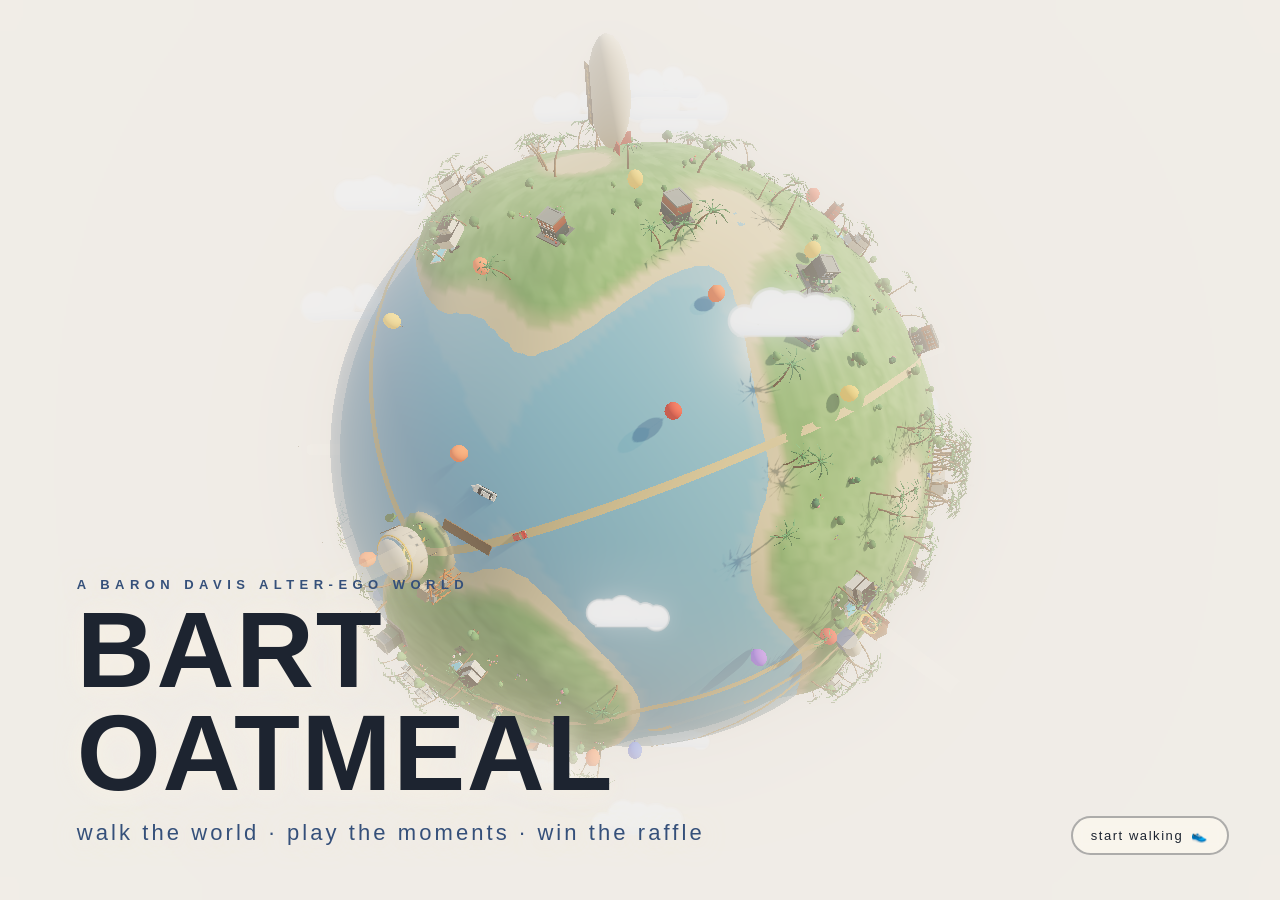
<file: index.html>
<!DOCTYPE html>
<html lang="en">
<head>
<meta charset="UTF-8">
<meta name="viewport" content="width=device-width, initial-scale=1.0, maximum-scale=1.0, user-scalable=no">
<title>BART OATMEAL — a planet of his own</title>
<link rel="stylesheet" href="styles.css">
<script type="importmap">
{
  "imports": {
    "three": "./vendor/three.module.js",
    "three/addons/effects/OutlineEffect.js": "./vendor/OutlineEffect.js"
  }
}
</script>
</head>
<body>
<canvas id="scene"></canvas>

<!-- Title / intro overlay -->
<div id="title-overlay">
  <div class="title-block">
    <div class="title-eyebrow">A BARON DAVIS ALTER-EGO WORLD</div>
    <h1 class="title-main">BART<br>OATMEAL</h1>
    <div class="title-sub">walk the world · play the moments · win the raffle</div>
  </div>
  <button id="skip-intro" class="ghost-btn">start walking&ensp;👟</button>
</div>

<!-- Lower-third callout on landmark approach -->
<div id="lower-third" class="hidden">
  <div class="lt-accent"></div>
  <div class="lt-text">
    <div class="lt-name"></div>
    <div class="lt-era"></div>
  </div>
</div>

<!-- Persistent HUD -->
<div id="hud" class="hidden">
  <div id="hud-top">
    <div id="brand"><span class="brand-dot"></span> BART OATMEAL</div>
    <div id="hud-right">
      <button id="ticket-count" class="ghost-btn" title="raffle tickets — click for prizes">🎟 0</button>
      <div id="stars"></div>
      <button id="prizes-btn" class="ghost-btn" title="raffle prizes">🎁</button>
      <button id="mute-btn" class="ghost-btn" title="sound">♪</button>
    </div>
  </div>
  <div id="tour-chip" class="hidden">WORLD TOUR&ensp;·&ensp;touch anything to take over</div>
  <div id="hint">walk with WASD / arrows or drag&ensp;·&ensp;jog: space&ensp;·&ensp;step through a gold ring to open a moment</div>
</div>

<!-- Landmark labels (projected) -->
<div id="labels"></div>
<div id="toast" class="hidden"></div>

<!-- Moment card (shown while circling a landmark) -->
<div id="moment-card" class="hidden">
  <button class="card-close" id="card-close">✕&ensp;keep flying</button>
  <div class="dc-chip"></div>
  <h2 class="dc-name"></h2>
  <div class="dc-era"></div>
  <p class="dc-feel"></p>
  <div class="dc-sponsor"><span class="dc-sponsor-tag"></span><span class="dc-sponsor-note"></span></div>
  <button id="play-mission" class="primary-btn"></button>
  <div class="dc-done hidden">★ story unlocked</div>
</div>

<!-- Minigame stage -->
<div id="minigame" class="hidden">
  <div id="mg-frame">
    <div id="mg-head">
      <div>
        <div id="mg-title"></div>
        <div id="mg-sponsor"></div>
      </div>
      <button id="mg-quit" class="ghost-btn">✕</button>
    </div>
    <div id="mg-goal"></div>
    <div id="mg-body"></div>
  </div>
</div>

<!-- Story unlock card -->
<div id="story-card" class="hidden">
  <div class="sc-frame">
    <div class="sc-star">★</div>
    <div class="sc-label">STORY UNLOCKED</div>
    <div class="sc-zone"></div>
    <p class="sc-prompt"></p>
    <div class="sc-note">an interview prompt Baron can answer in his own voice</div>
    <button id="sc-continue" class="primary-btn">back to the sky</button>
  </div>
</div>

<!-- Finale -->
<div id="finale" class="hidden">
  <div class="sc-frame">
    <div class="sc-star">★★★★★</div>
    <div class="sc-label">EVERY MOMENT FOUND</div>
    <p class="sc-prompt"></p>
    <button id="fin-continue" class="primary-btn">keep flying</button>
  </div>
</div>

<script type="module" src="src/main.js"></script>
<!-- Raffle prize shelf -->
<div id="prizes-modal" class="hidden">
  <div class="pz-frame">
    <div class="pz-head">
      <div>
        <div class="pz-title">THE RAFFLE SHELF</div>
        <div class="pz-sub"></div>
      </div>
      <button id="pz-close" class="ghost-btn">✕</button>
    </div>
    <div id="pz-list"></div>
    <div class="pz-note"></div>
  </div>
</div>
</body>
</html>
</file>
<file: styles.css>
:root {
  --ink: #1d2430;
  --paper: #fdf8ef;
  --cream: #f6ead2;
  --sun: #ffb648;
  --sky: #8ecbe8;
  --accent: #ff7a4d;
  --gold: #ffc83d;
  --shadow: rgba(29, 36, 48, 0.18);
  --font-display: "Futura", "Avenir Next", "Trebuchet MS", sans-serif;
  --font-body: "Avenir Next", "Futura", "Trebuchet MS", sans-serif;
}

* { margin: 0; padding: 0; box-sizing: border-box; }

html, body {
  width: 100%; height: 100%;
  overflow: hidden;
  background: #7fbede;
  font-family: var(--font-body);
  color: var(--ink);
  -webkit-font-smoothing: antialiased;
}

#scene { position: fixed; inset: 0; width: 100%; height: 100%; display: block; touch-action: none; }

.hidden { display: none !important; }

/* ---------- Title overlay ---------- */
#title-overlay {
  position: fixed; inset: 0;
  display: flex; align-items: flex-end; justify-content: flex-start;
  padding: 6vh 6vw;
  pointer-events: none;
  z-index: 20;
  transition: opacity 1.2s ease;
}
#title-overlay.fading { opacity: 0; }
#title-overlay .title-block { transition: opacity 1s ease, transform 1s ease; }
#title-overlay.minified .title-block { animation: none; opacity: 0; transform: translateY(24px); }
.title-block {
  text-shadow: 0 2px 24px rgba(255, 246, 224, 0.55);
  animation: titleIn 1.6s cubic-bezier(.2,.9,.25,1) both;
}
@keyframes titleIn {
  from { transform: translateY(26px); opacity: 0; }
  to { transform: none; opacity: 1; }
}
.title-eyebrow {
  font-family: var(--font-display);
  letter-spacing: 0.42em;
  font-size: clamp(10px, 1.2vw, 13px);
  font-weight: 600;
  color: #35507a;
  margin-bottom: 0.6em;
}
.title-main {
  font-family: var(--font-display);
  font-weight: 700;
  font-size: clamp(44px, 8.5vw, 108px);
  line-height: 0.95;
  letter-spacing: 0.015em;
  color: var(--ink);
}
.title-sub {
  font-family: var(--font-display);
  font-size: clamp(14px, 1.8vw, 22px);
  letter-spacing: 0.14em;
  margin-top: 0.7em;
  color: #35507a;
}
#skip-intro {
  position: absolute; right: 4vw; bottom: 5vh;
  pointer-events: auto;
}

/* ---------- Buttons ---------- */
.ghost-btn {
  font-family: var(--font-display);
  font-size: 13px;
  letter-spacing: 0.12em;
  padding: 10px 18px;
  border-radius: 999px;
  border: 2px solid rgba(29, 36, 48, 0.35);
  background: rgba(253, 248, 239, 0.72);
  color: var(--ink);
  cursor: pointer;
  backdrop-filter: blur(6px);
  transition: transform .15s ease, background .15s ease;
}
.ghost-btn:hover { transform: translateY(-1px); background: var(--paper); }

.primary-btn {
  font-family: var(--font-display);
  font-weight: 700;
  font-size: 15px;
  letter-spacing: 0.1em;
  padding: 14px 28px;
  border-radius: 999px;
  border: none;
  background: var(--ink);
  color: var(--paper);
  cursor: pointer;
  box-shadow: 0 8px 22px var(--shadow);
  transition: transform .15s ease, box-shadow .15s ease;
}
.primary-btn:hover { transform: translateY(-2px); box-shadow: 0 12px 28px var(--shadow); }

/* ---------- Lower third (flyover) ---------- */
#lower-third {
  position: fixed; left: 6vw; bottom: 20vh;
  display: flex; align-items: center; gap: 16px;
  z-index: 15;
  animation: ltIn .5s cubic-bezier(.2,.9,.25,1) both;
}
@keyframes ltIn {
  from { transform: translateX(-30px); opacity: 0; }
  to { transform: none; opacity: 1; }
}
.lt-accent { width: 6px; height: 52px; border-radius: 3px; background: var(--accent); }
.lt-name {
  font-family: var(--font-display);
  font-weight: 700;
  font-size: clamp(20px, 3vw, 32px);
  color: var(--paper);
  text-shadow: 0 2px 12px rgba(29,36,48,.45);
}
.lt-era {
  font-family: var(--font-display);
  font-size: clamp(11px, 1.3vw, 14px);
  letter-spacing: 0.2em;
  color: rgba(253,248,239,.85);
  text-shadow: 0 1px 8px rgba(29,36,48,.45);
  text-transform: uppercase;
  margin-top: 2px;
}

/* ---------- HUD ---------- */
#hud { position: fixed; inset: 0; pointer-events: none; z-index: 10; }
#hud-top {
  position: absolute; top: 0; left: 0; right: 0;
  display: flex; justify-content: space-between; align-items: center;
  padding: 22px 28px;
}
#brand {
  font-family: var(--font-display);
  font-weight: 700; font-size: 15px; letter-spacing: 0.22em;
  color: var(--ink);
  background: rgba(253,248,239,.78);
  padding: 10px 18px; border-radius: 999px;
  backdrop-filter: blur(6px);
  box-shadow: 0 4px 16px var(--shadow);
  display: flex; align-items: center; gap: 10px;
}
.brand-dot { width: 10px; height: 10px; border-radius: 50%; background: var(--accent); display: inline-block; }
#stars {
  font-size: 20px; letter-spacing: 6px;
  background: rgba(253,248,239,.78);
  padding: 10px 18px; border-radius: 999px;
  backdrop-filter: blur(6px);
  box-shadow: 0 4px 16px var(--shadow);
}
#stars .on { color: var(--gold); text-shadow: 0 0 10px rgba(255,200,61,.6); }
#stars .off { color: rgba(29,36,48,.22); }
#hint {
  position: absolute; bottom: 22px; left: 50%; transform: translateX(-50%);
  font-family: var(--font-display);
  font-size: 12px; letter-spacing: 0.18em;
  color: rgba(29,36,48,.78);
  background: rgba(253,248,239,.65);
  padding: 9px 20px; border-radius: 999px;
  backdrop-filter: blur(6px);
  white-space: nowrap;
}

/* ---------- Projected district labels ---------- */
#labels { position: fixed; inset: 0; pointer-events: none; z-index: 9; }
.district-label {
  position: absolute; transform: translate(-50%, -130%);
  font-family: var(--font-display);
  font-weight: 700; font-size: 13px; letter-spacing: 0.1em;
  color: var(--ink);
  background: rgba(253,248,239,.9);
  border: 2px solid var(--ink);
  padding: 6px 14px; border-radius: 999px;
  box-shadow: 0 6px 14px var(--shadow);
  white-space: nowrap;
  transition: opacity .2s ease;
  pointer-events: none;
}
.district-label .star-mini { color: var(--gold); margin-left: 6px; }

/* ---------- District card ---------- */
#moment-card {
  position: fixed; right: 4vw; top: 50%; transform: translateY(-50%);
  width: min(360px, 84vw);
  background: var(--paper);
  border-radius: 22px;
  padding: 28px;
  box-shadow: 0 24px 60px rgba(29,36,48,.28);
  z-index: 25;
  animation: cardIn .45s cubic-bezier(.2,.9,.25,1) both;
}
@keyframes cardIn {
  from { transform: translateY(-50%) translateX(40px); opacity: 0; }
  to { transform: translateY(-50%); opacity: 1; }
}
.card-close {
  font-family: var(--font-display); font-size: 12px; letter-spacing: .1em;
  background: none; border: none; color: rgba(29,36,48,.6);
  cursor: pointer; margin-bottom: 14px; padding: 0;
}
.card-close:hover { color: var(--ink); }
.dc-chip {
  display: inline-block;
  font-family: var(--font-display); font-size: 11px; font-weight: 700;
  letter-spacing: .22em; text-transform: uppercase;
  color: var(--paper); background: var(--accent);
  padding: 5px 12px; border-radius: 999px;
  margin-bottom: 12px;
}
.dc-name { font-family: var(--font-display); font-size: 26px; font-weight: 700; line-height: 1.1; }
.dc-era {
  font-family: var(--font-display); font-size: 12px; letter-spacing: .16em;
  text-transform: uppercase; color: rgba(29,36,48,.55); margin-top: 6px;
}
.dc-feel { font-size: 14.5px; line-height: 1.55; margin: 14px 0 20px; color: rgba(29,36,48,.85); }
.dc-done { font-family: var(--font-display); font-size: 13px; letter-spacing: .12em; color: #b8860b; margin-top: 14px; }

/* ---------- Minigame ---------- */
#minigame {
  /* split-screen: the island keeps flying on the left */
  position: fixed; inset: 0; z-index: 30;
  display: flex; align-items: center; justify-content: flex-end;
  padding-right: 3vw;
  background: linear-gradient(90deg, transparent 40%, rgba(29,36,48,.28));
  pointer-events: none;
}
#mg-frame {
  pointer-events: auto;
  width: min(540px, 92vw);
  max-height: 92vh; overflow-y: auto;
  background: var(--paper);
  border-radius: 26px;
  padding: 26px 28px 30px;
  box-shadow: 0 30px 80px rgba(29,36,48,.4);
  animation: cardPop .4s cubic-bezier(.2,.9,.25,1) both;
}
@keyframes cardPop {
  from { transform: scale(.92) translateY(20px); opacity: 0; }
  to { transform: none; opacity: 1; }
}
#mg-head { display: flex; justify-content: space-between; align-items: center; }
#mg-title { font-family: var(--font-display); font-weight: 700; font-size: 22px; }
#mg-quit { padding: 6px 12px; }
#mg-goal { font-size: 13.5px; color: rgba(29,36,48,.7); margin: 6px 0 18px; line-height: 1.5; }
#mg-body { min-height: 220px; }

/* shot meter */
.shot-track {
  position: relative; height: 46px; border-radius: 999px;
  background: #e8dcc4; overflow: hidden;
  border: 3px solid var(--ink);
}
.shot-zone { position: absolute; top: 0; bottom: 0; background: #79c98d; }
.shot-zone.perfect { background: var(--gold); }
.shot-cursor {
  position: absolute; top: -4px; bottom: -4px; width: 8px;
  background: var(--ink); border-radius: 4px;
}
.shot-row { display: flex; align-items: center; justify-content: space-between; margin-top: 18px; }
.shot-count { font-family: var(--font-display); font-weight: 700; font-size: 18px; letter-spacing: .06em; }
.mg-flash {
  text-align: center; font-family: var(--font-display); font-weight: 700;
  font-size: 26px; height: 40px; margin-top: 14px; letter-spacing: .08em;
}
.mg-flash.good { color: #2e9e57; }
.mg-flash.perfect { color: #cc9500; }
.mg-flash.bad { color: #c0563a; }

/* memory match */
.mem-grid { display: grid; grid-template-columns: repeat(3, 1fr); gap: 12px; }
.mem-card {
  aspect-ratio: 3/2.6; border-radius: 14px; border: 3px solid var(--ink);
  background: var(--ink); color: var(--paper);
  font-family: var(--font-display); font-weight: 700; font-size: 13px;
  display: flex; align-items: center; justify-content: center; text-align: center;
  cursor: pointer; padding: 8px;
  transition: transform .15s ease, background .2s ease;
}
.mem-card:hover { transform: translateY(-2px); }
.mem-card.flipped { background: var(--cream); color: var(--ink); }
.mem-card.matched { background: var(--gold); color: var(--ink); border-color: #b8860b; cursor: default; }
.mem-card .tape-icon { font-size: 22px; }

/* roar rhythm */
.roar-stage { position: relative; height: 210px; display: flex; align-items: center; justify-content: center; }
.roar-target {
  position: absolute; width: 90px; height: 90px; border-radius: 50%;
  border: 4px dashed var(--ink);
}
.roar-ring {
  position: absolute; border-radius: 50%;
  border: 5px solid var(--accent);
}
.roar-meter { height: 18px; border-radius: 999px; background: #e8dcc4; border: 3px solid var(--ink); overflow: hidden; margin-top: 10px; }
.roar-fill { height: 100%; width: 0%; background: linear-gradient(90deg, var(--sun), var(--gold)); transition: width .25s ease; }
.roar-label { text-align: center; font-family: var(--font-display); font-size: 12px; letter-spacing: .2em; margin-top: 8px; color: rgba(29,36,48,.6); }

/* signature grid */
.sig-grid { display: grid; grid-template-columns: repeat(3, 1fr); gap: 12px; }
.sig-cell {
  aspect-ratio: 1/0.72; border-radius: 14px; background: #ece0c8;
  border: 3px dashed rgba(29,36,48,.25);
  display: flex; align-items: center; justify-content: center;
  font-family: var(--font-display); font-weight: 700; font-size: 13px;
  cursor: pointer; color: var(--ink);
}
.sig-cell.up { background: var(--paper); border: 3px solid var(--ink); box-shadow: 0 6px 14px var(--shadow); }
.sig-cell.got { background: var(--gold); border: 3px solid #b8860b; }
.sig-row { display: flex; justify-content: space-between; align-items: center; margin-top: 16px; font-family: var(--font-display); font-weight: 700; }

/* BIG board */
.big-board { display: grid; grid-template-columns: 1fr 52px 1fr; gap: 10px; align-items: stretch; }
.big-col { display: flex; flex-direction: column; gap: 10px; }
.big-tile {
  border-radius: 12px; border: 3px solid var(--ink); background: var(--paper);
  font-family: var(--font-display); font-weight: 700; font-size: 12.5px;
  padding: 12px 10px; text-align: center; cursor: pointer;
  transition: transform .12s ease, background .15s ease;
}
.big-tile small { display: block; font-weight: 400; font-size: 10.5px; color: rgba(29,36,48,.6); margin-top: 3px; letter-spacing: .04em; }
.big-tile:hover { transform: translateY(-2px); }
.big-tile.sel { background: var(--sun); }
.big-tile.linked { background: var(--gold); border-color: #b8860b; cursor: default; }
.big-tile.wrong { animation: shake .3s ease; background: #f3c1b2; }
@keyframes shake { 25% { transform: translateX(-4px); } 75% { transform: translateX(4px); } }
.big-mid { display: flex; align-items: center; justify-content: center; font-size: 22px; color: rgba(29,36,48,.4); }

/* ---------- Story / finale cards ---------- */
#story-card, #finale {
  position: fixed; inset: 0; z-index: 40;
  display: flex; align-items: center; justify-content: center;
  background: rgba(29,36,48,.4);
  backdrop-filter: blur(4px);
}
.sc-frame {
  width: min(480px, 90vw);
  background: var(--paper);
  border-radius: 26px;
  padding: 40px 38px;
  text-align: center;
  box-shadow: 0 30px 80px rgba(29,36,48,.45);
  animation: cardPop .5s cubic-bezier(.2,.9,.25,1) both;
}
.sc-star { font-size: 44px; color: var(--gold); text-shadow: 0 0 18px rgba(255,200,61,.55); }
.sc-label {
  font-family: var(--font-display); font-weight: 700; font-size: 13px;
  letter-spacing: .34em; margin: 10px 0 6px; color: rgba(29,36,48,.55);
}
.sc-zone { font-family: var(--font-display); font-weight: 700; font-size: 22px; margin-bottom: 14px; }
.sc-prompt { font-size: 16.5px; line-height: 1.6; font-style: italic; color: var(--ink); }
.sc-note { font-size: 11.5px; letter-spacing: .06em; color: rgba(29,36,48,.5); margin: 14px 0 22px; }
#finale .primary-btn, #story-card .primary-btn { margin-top: 8px; }
#finale .sc-prompt { font-style: normal; margin-bottom: 18px; }

@media (max-width: 640px) {
  #moment-card { right: 50%; transform: translate(50%, -50%) !important; top: auto; bottom: 4vh; transform: translateX(50%) !important; }
  #hint { font-size: 10px; }
  .title-main { font-size: 15vw; }
}

/* ---------- island additions ---------- */
#hud-right { display: flex; align-items: center; gap: 10px; }
#balloon-count {
  font-family: var(--font-display); font-weight: 700; font-size: 14px;
  background: rgba(253,248,239,.78); padding: 10px 16px; border-radius: 999px;
  backdrop-filter: blur(6px); box-shadow: 0 4px 16px var(--shadow);
}
#mute-btn { padding: 9px 14px; pointer-events: auto; }
#hud-top { pointer-events: none; }
#hud-top button { pointer-events: auto; }

#tour-chip {
  position: absolute; top: 86px; left: 50%; transform: translateX(-50%);
  font-family: var(--font-display); font-size: 12px; letter-spacing: .22em;
  color: var(--ink); background: rgba(255,200,61,.92);
  padding: 9px 20px; border-radius: 999px;
  box-shadow: 0 6px 18px var(--shadow);
  animation: tourPulse 2.6s ease-in-out infinite;
}
@keyframes tourPulse { 50% { transform: translateX(-50%) translateY(3px); } }

.dc-sponsor { margin: 2px 0 18px; }
.dc-sponsor-tag {
  display: inline-block;
  font-family: var(--font-display); font-size: 10.5px; font-weight: 700;
  letter-spacing: .16em; color: var(--paper);
  padding: 5px 12px; border-radius: 999px;
}
.dc-sponsor-note {
  display: block; margin-top: 6px;
  font-size: 10px; letter-spacing: .05em; color: rgba(29,36,48,.45);
}
#mg-sponsor {
  font-family: var(--font-display); font-size: 11px; letter-spacing: .14em;
  color: rgba(29,36,48,.55); margin-top: 2px; text-transform: uppercase;
}

@media (max-width: 640px) {
  #hud-top { padding: 14px 12px; gap: 6px; }
  #brand { font-size: 11px; padding: 8px 12px; letter-spacing: .14em; }
  #stars { font-size: 15px; letter-spacing: 3px; padding: 8px 12px; }
  #balloon-count { font-size: 12px; padding: 8px 10px; }
  #mute-btn { padding: 7px 10px; font-size: 11px; }
  #hud-right { gap: 6px; }
  #tour-chip { top: 74px; font-size: 10px; padding: 8px 14px; width: max-content; max-width: 86vw; text-align: center; }
  #hint { font-size: 10px; letter-spacing: .1em; max-width: 92vw; white-space: normal; text-align: center; }
}

.district-label.ambient {
  border-style: dashed;
  border-color: rgba(47,79,74,.6);
  color: #2f4f4a;
  background: rgba(255,240,220,.88);
}

/* cassette memory cards */
.mem-card.tape {
  aspect-ratio: 220/150;
  background-size: cover; background-position: center;
  color: transparent;
}
.mem-card.tape.matched { outline: 4px solid var(--gold); }

/* raffle shelf */
#prizes-modal {
  position: fixed; inset: 0; z-index: 40;
  display: flex; align-items: center; justify-content: center;
  background: rgba(29,36,48,.4);
  backdrop-filter: blur(4px);
}
.pz-frame {
  width: min(520px, 92vw);
  background: var(--paper);
  border-radius: 26px;
  padding: 26px 28px;
  box-shadow: 0 30px 80px rgba(29,36,48,.4);
  animation: cardPop .4s cubic-bezier(.2,.9,.25,1) both;
}
.pz-head { display: flex; justify-content: space-between; align-items: flex-start; margin-bottom: 16px; }
.pz-title { font-family: var(--font-display); font-weight: 700; font-size: 22px; letter-spacing: .04em; }
.pz-sub { font-family: var(--font-display); font-size: 12px; letter-spacing: .12em; color: rgba(29,36,48,.55); margin-top: 4px; }
.pz-item {
  display: flex; align-items: center; gap: 14px;
  padding: 12px 14px; border: 3px solid var(--ink); border-radius: 16px;
  margin-bottom: 10px; background: var(--cream);
}
.pz-icon { font-size: 26px; }
.pz-info { flex: 1; }
.pz-name { font-family: var(--font-display); font-weight: 700; font-size: 14.5px; }
.pz-desc { font-size: 11.5px; color: rgba(29,36,48,.6); }
.pz-cost { font-family: var(--font-display); font-weight: 700; font-size: 13px; white-space: nowrap; }
.pz-enter {
  font-family: var(--font-display); font-weight: 700; font-size: 11px; letter-spacing: .08em;
  padding: 8px 14px; border-radius: 999px; border: none;
  background: var(--ink); color: var(--paper); cursor: pointer;
}
.pz-enter:disabled { background: rgba(29,36,48,.25); cursor: default; }
.pz-enter.entered { background: var(--gold); color: var(--ink); }
.pz-note { font-size: 11px; line-height: 1.5; color: rgba(29,36,48,.55); margin-top: 8px; font-style: italic; }
#ticket-count { font-weight: 700; }

#toast {
  position: fixed; top: 15vh; left: 50%; transform: translateX(-50%);
  font-family: var(--font-display); font-weight: 700; font-size: 15px; letter-spacing: .08em;
  background: var(--paper); color: var(--ink);
  border: 3px solid var(--ink); border-radius: 999px;
  padding: 12px 26px; z-index: 22;
  box-shadow: 0 10px 30px var(--shadow);
  animation: toastIn .4s cubic-bezier(.2,.9,.25,1) both;
  pointer-events: none;
}
@keyframes toastIn { from { transform: translateX(-50%) translateY(-16px); opacity: 0; } }
</file>
